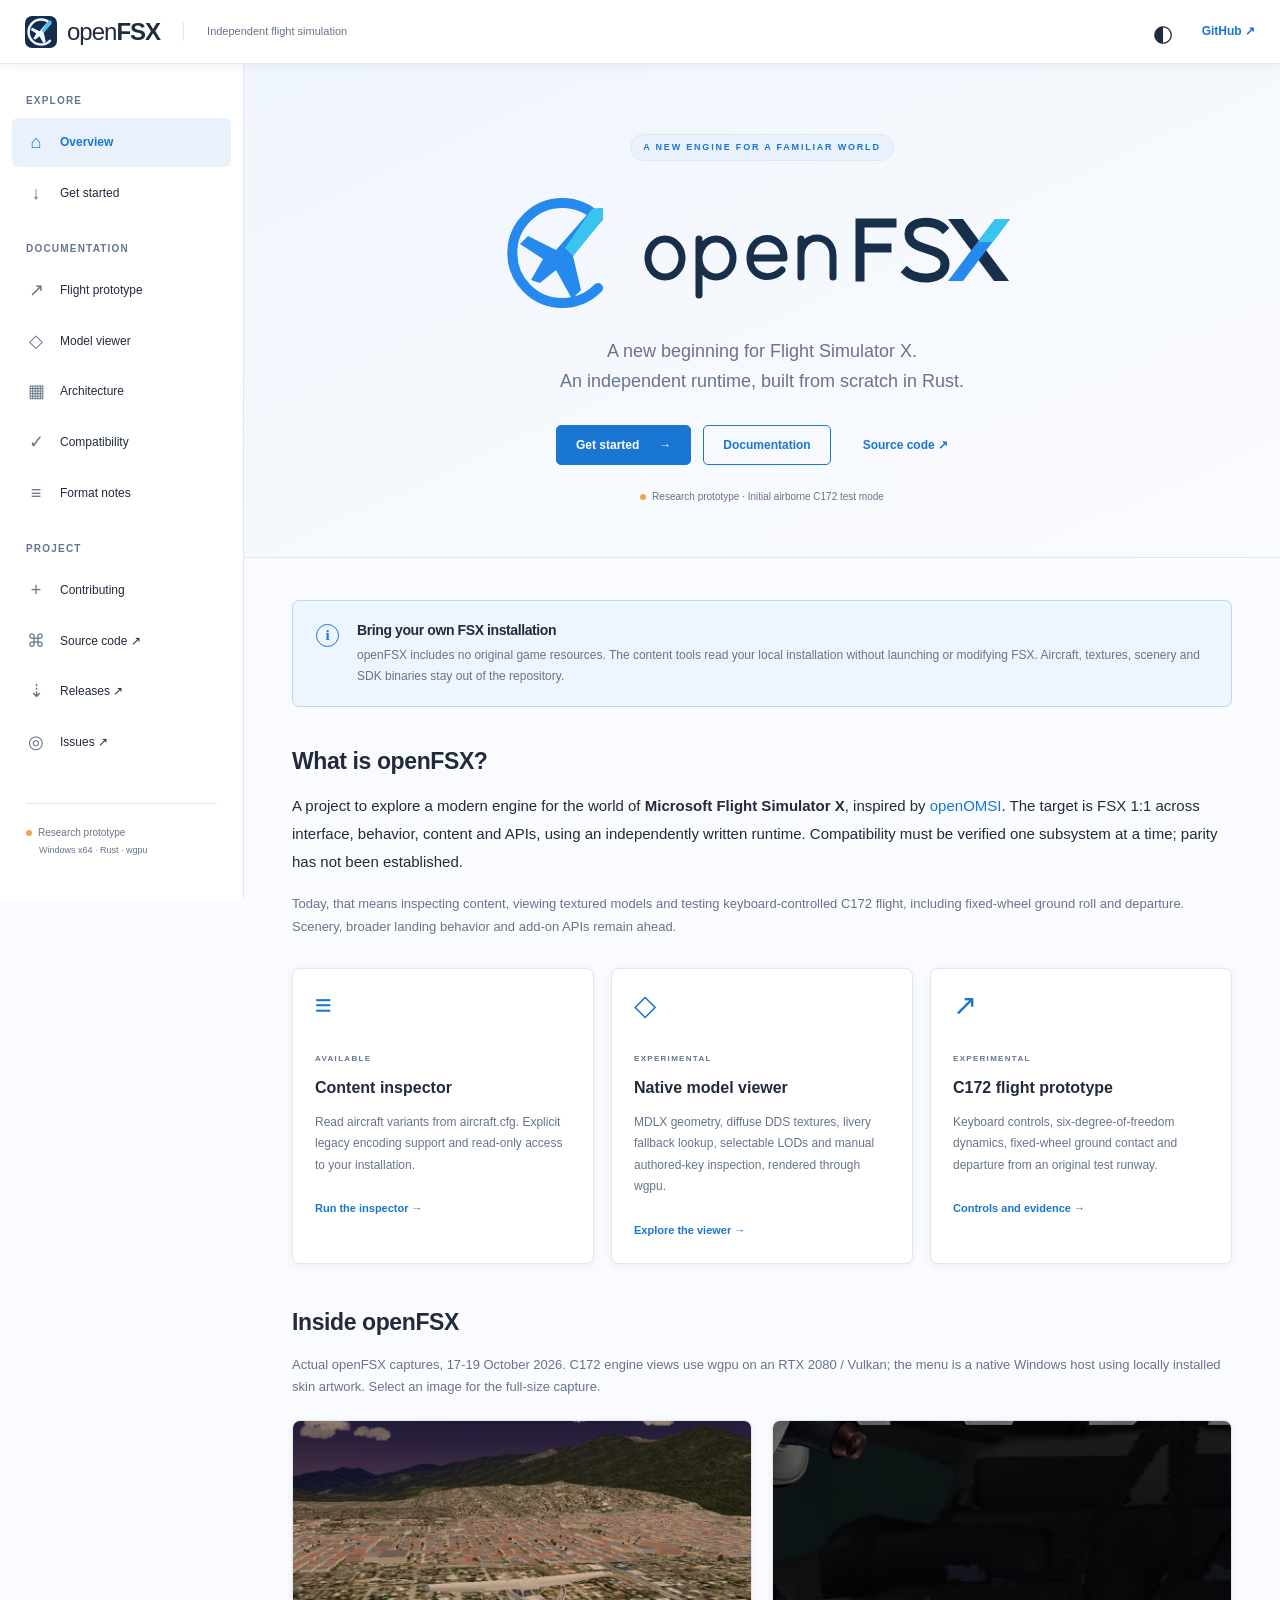
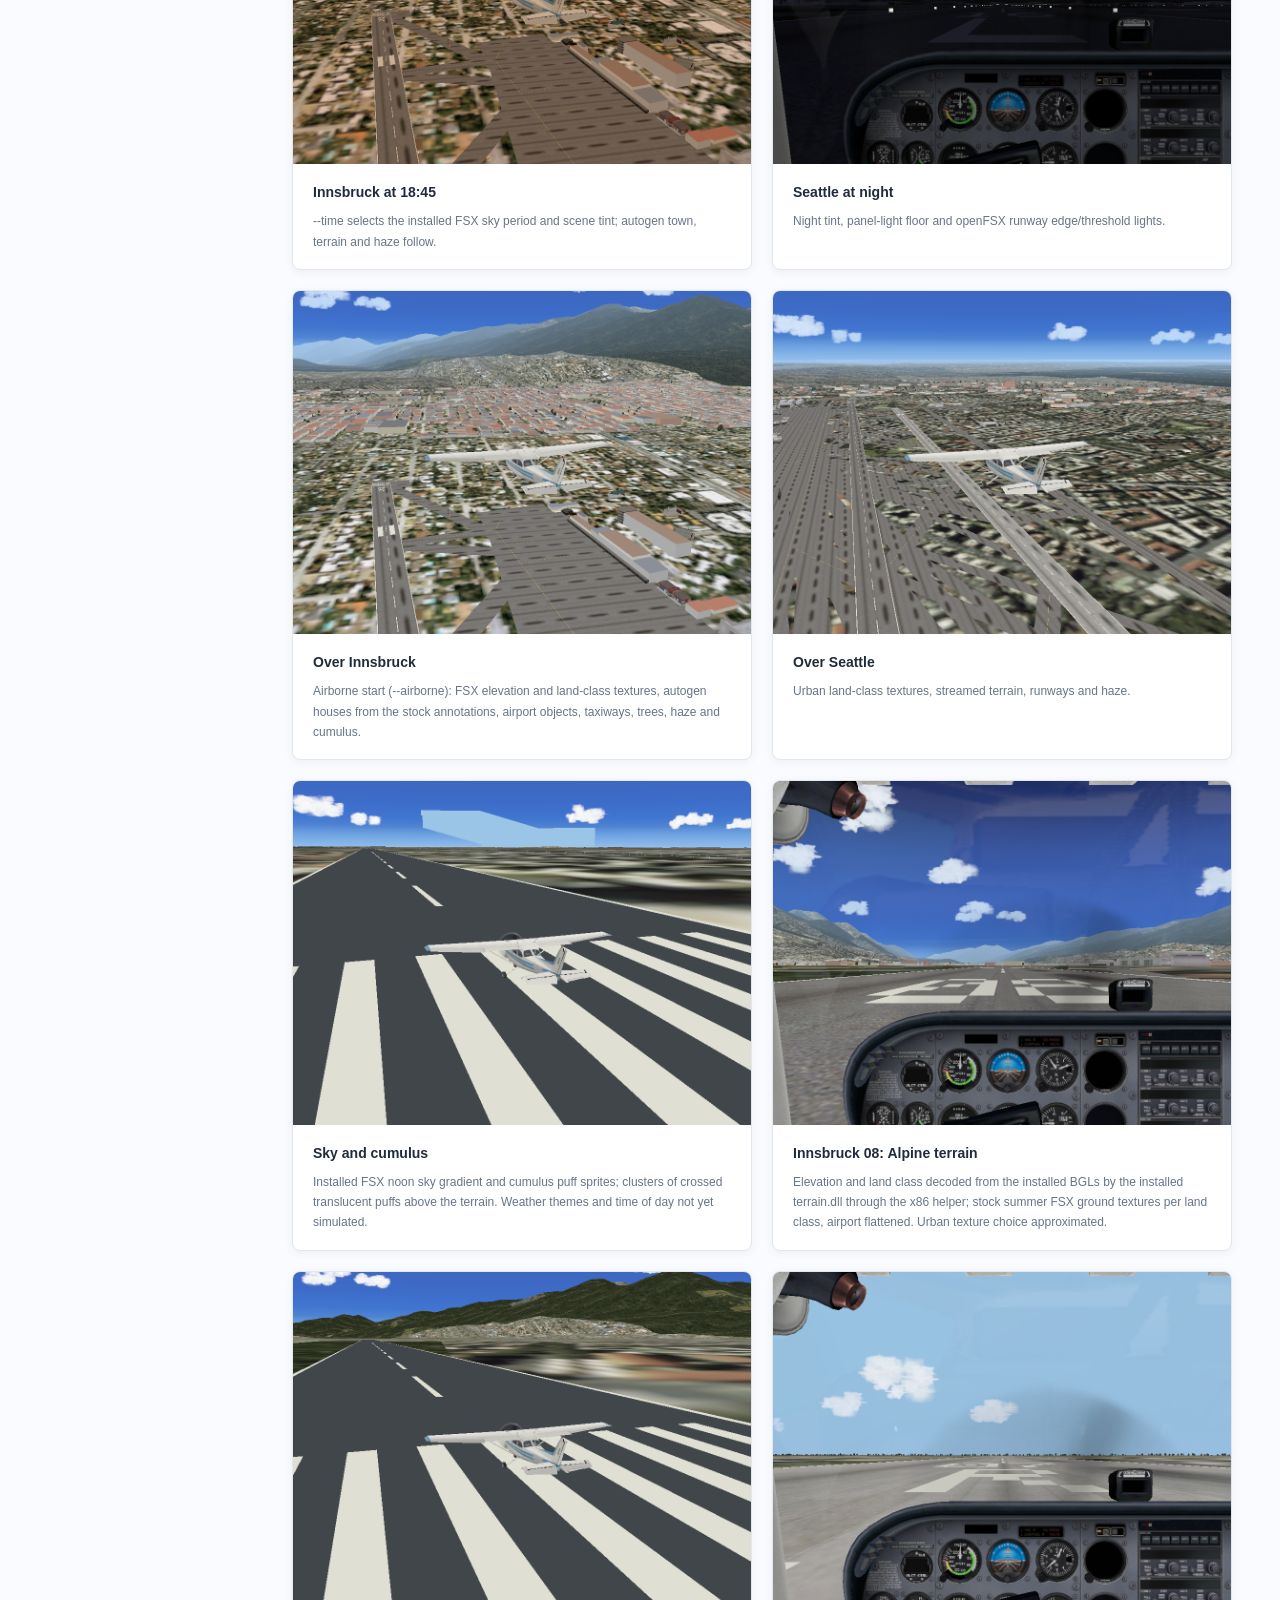
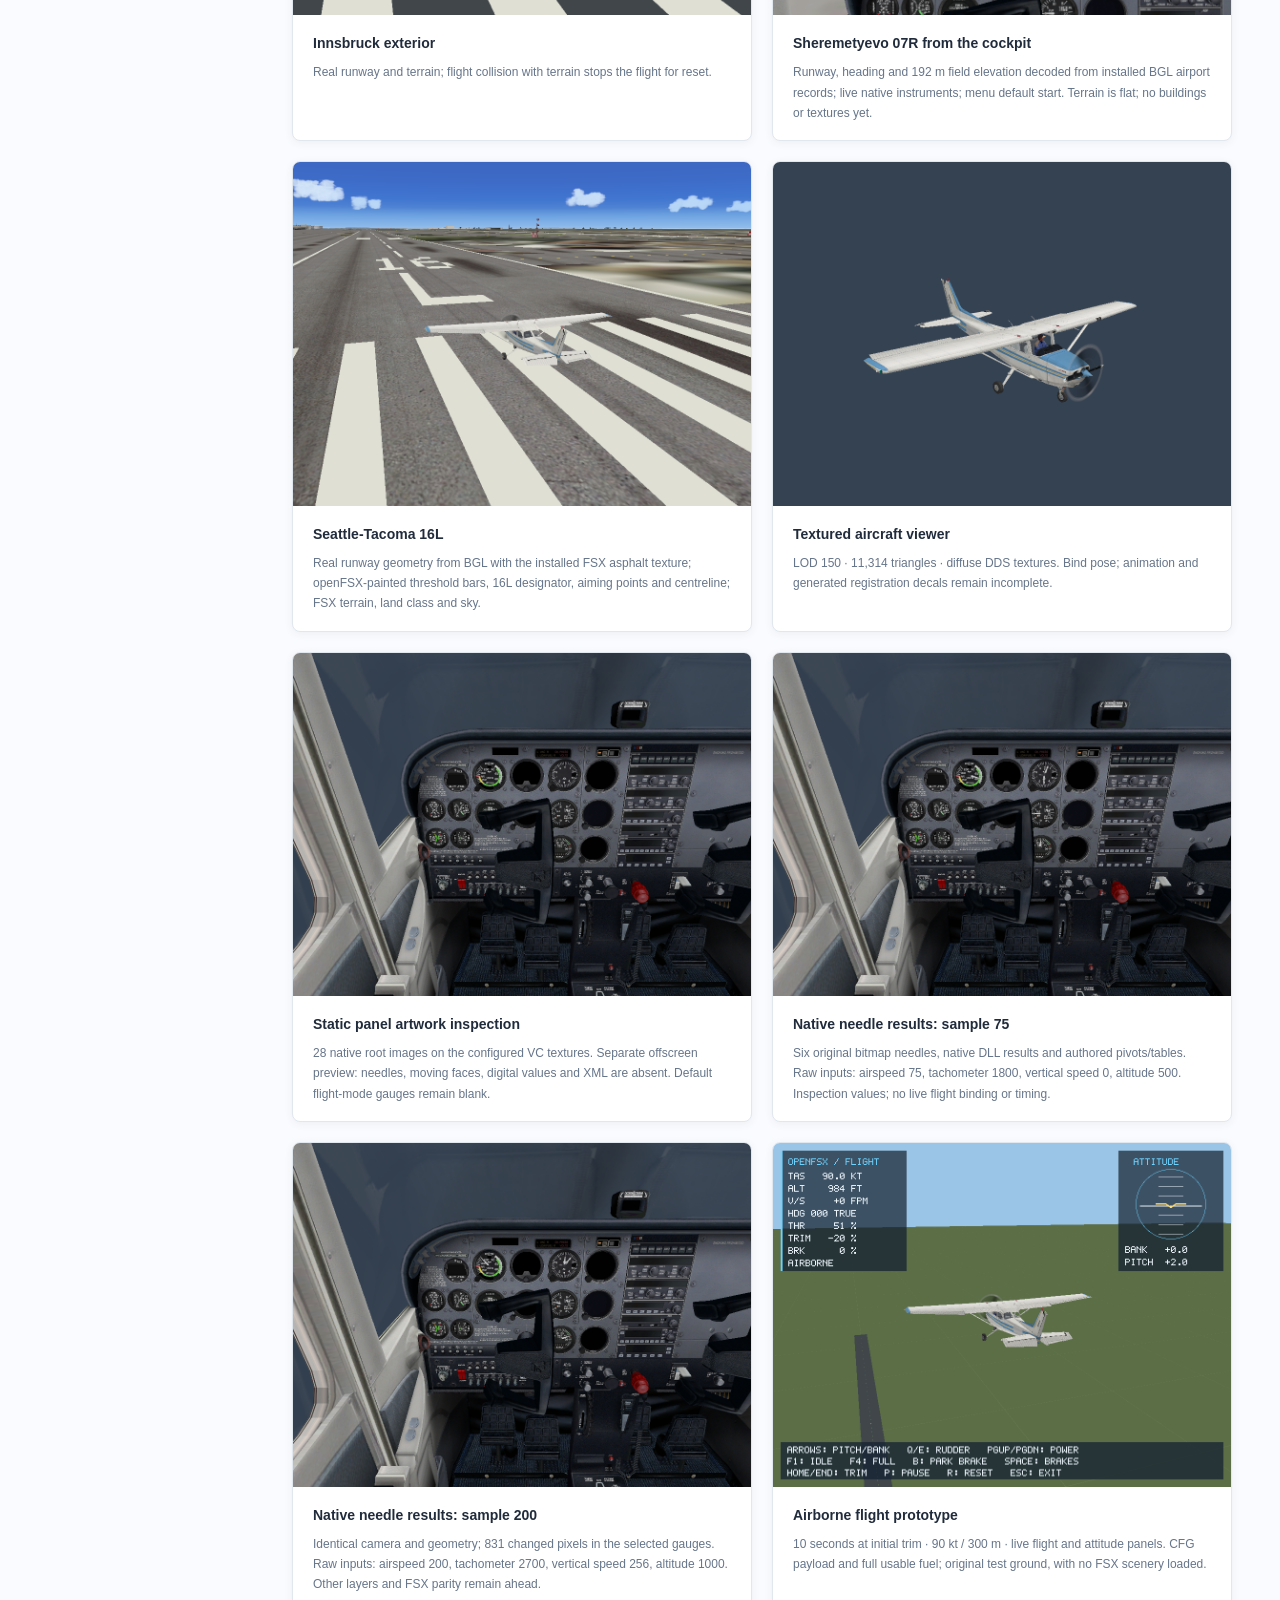
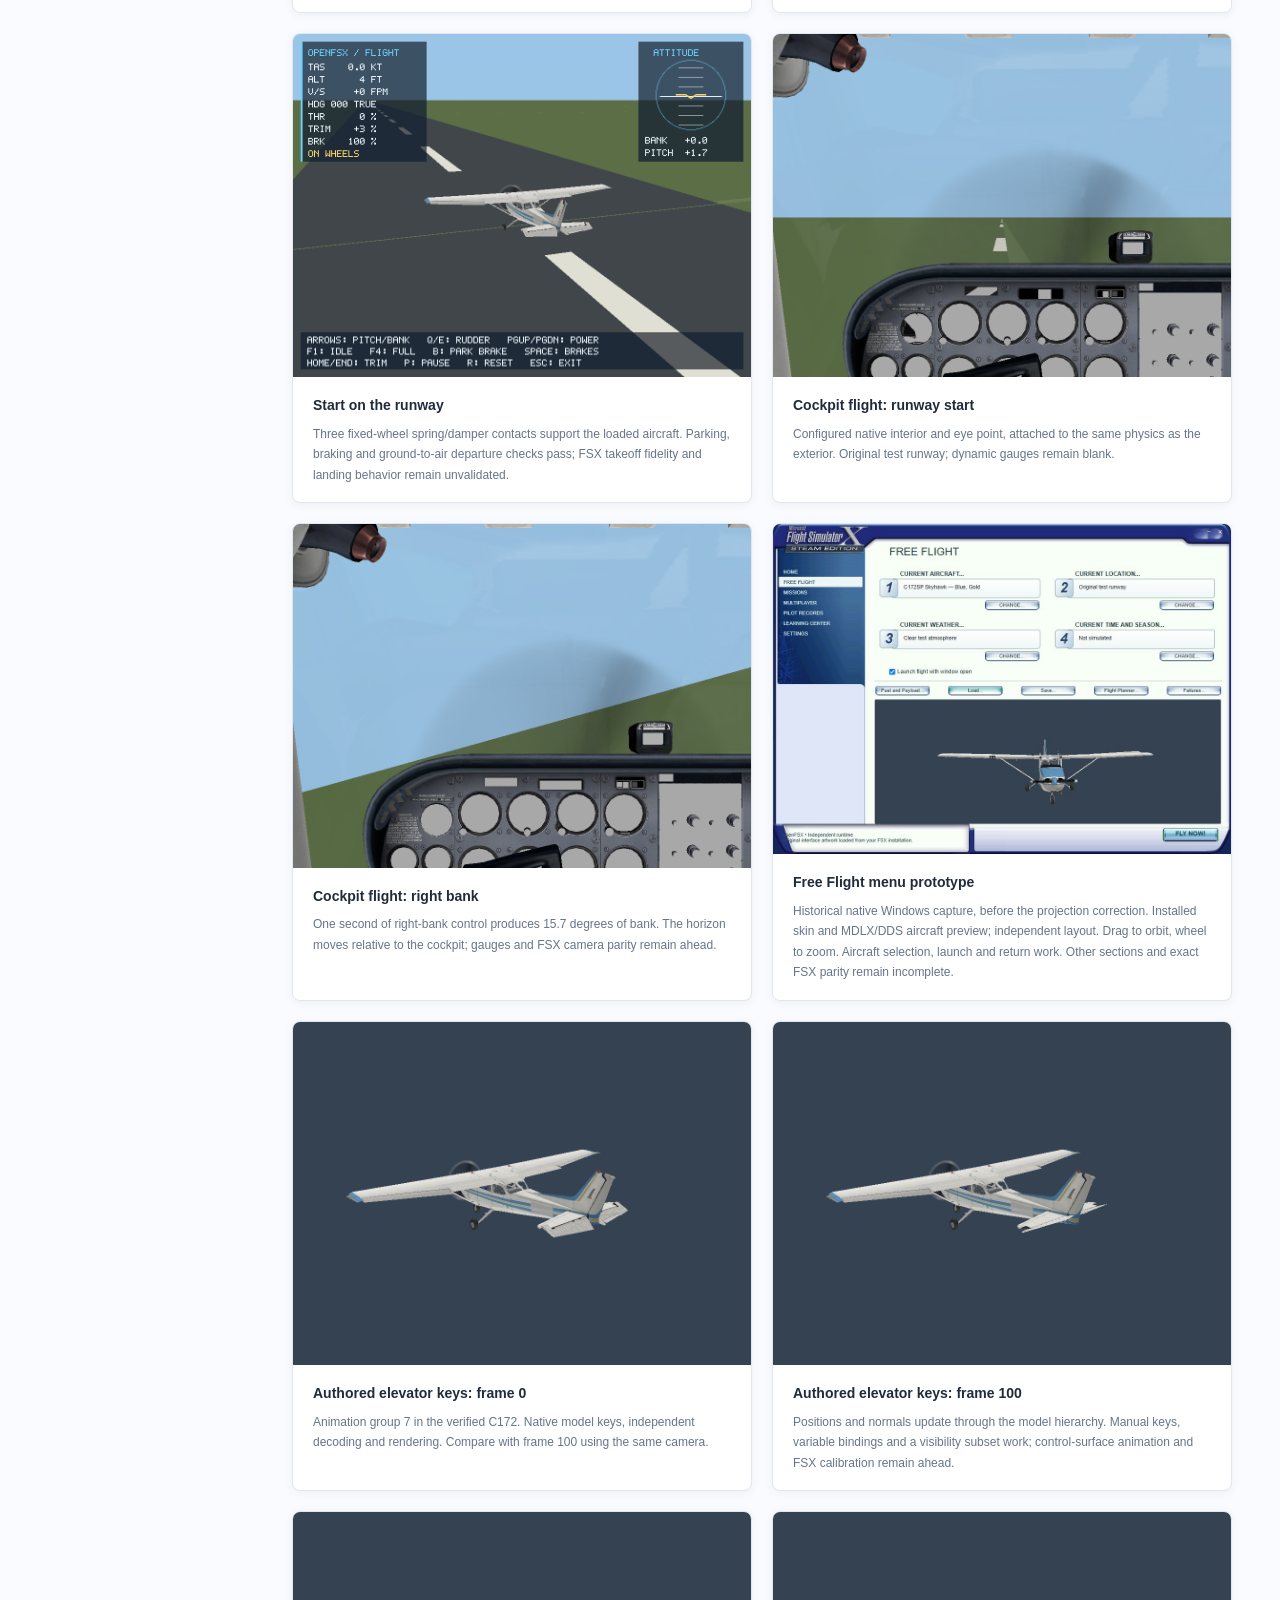
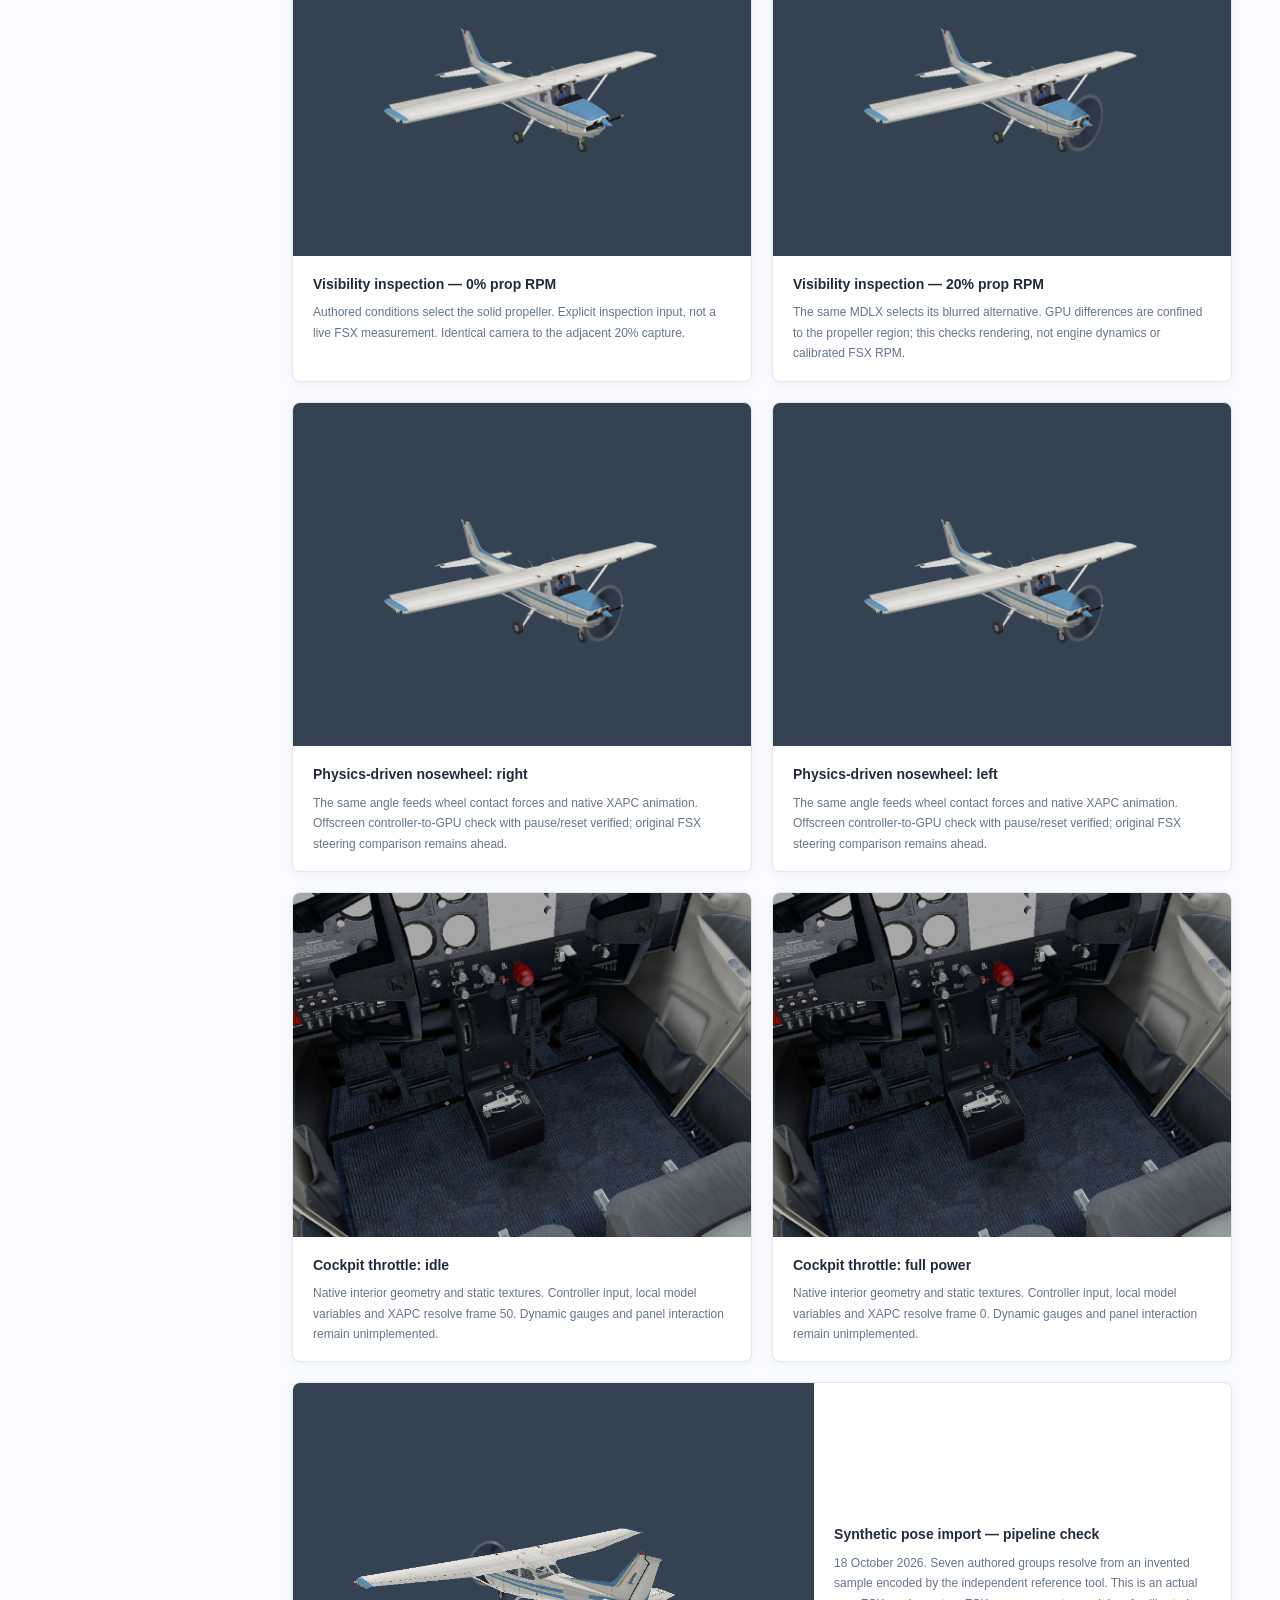
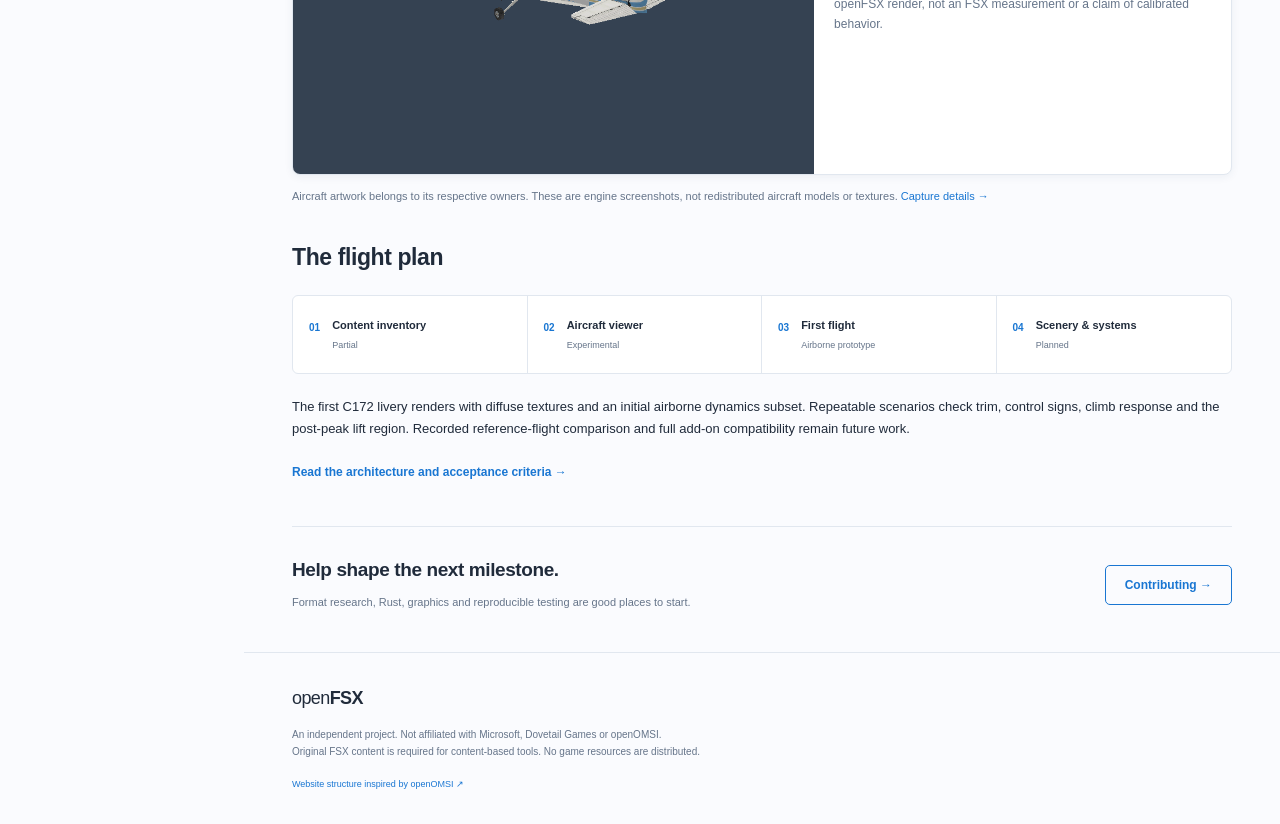
<file: site/index.html>
<!doctype html>
<html lang="en">
<head>
  <meta charset="utf-8">
  <meta name="viewport" content="width=device-width,initial-scale=1">
  <meta name="description" content="openFSX: an independent experimental runtime for Flight Simulator X content. Explore the tools, architecture and verified compatibility.">
  <meta name="color-scheme" content="light dark">
  <meta name="theme-color" content="#1976d2">
  <title>openFSX</title>
  <link rel="icon" href="favicon.svg" type="image/svg+xml">
  <link rel="stylesheet" href="styles.css">
  <script src="docs.js" defer></script>
  <script src="app.js" defer></script>
</head>
<body>
<a class="skip" href="#main">Skip to content</a>
<header class="appbar">
  <button class="icon-button menu-button" id="menu-button" type="button" aria-label="Open navigation" aria-controls="drawer" aria-expanded="false">☰</button>
  <a class="brand" href="#/" aria-label="openFSX home"><img src="favicon.svg" width="32" height="32" alt="">open<strong>FSX</strong></a>
  <span class="header-note">Independent flight simulation</span>
  <div class="header-actions"><button class="icon-button" type="button" id="theme-button" aria-label="Theme: system. Activate to change." title="Change theme">◐</button><a class="header-source" href="https://github.com/openFSX-project/openFSX">GitHub ↗</a></div>
</header>
<nav class="drawer" id="drawer" aria-label="Project navigation">
  <p class="nav-label">Explore</p>
  <a href="#/" data-route="/"><span aria-hidden="true">⌂</span>Overview</a>
  <a href="#/download" data-route="/download"><span aria-hidden="true">↓</span>Get started</a>
  <p class="nav-label">Documentation</p>
  <a href="#/docs/FLIGHT" data-route="/docs/FLIGHT"><span aria-hidden="true">↗</span>Flight prototype</a>
  <a href="#/docs/VIEWER" data-route="/docs/VIEWER"><span aria-hidden="true">◇</span>Model viewer</a>
  <a href="#/docs/ARCHITECTURE" data-route="/docs/ARCHITECTURE"><span aria-hidden="true">▦</span>Architecture</a>
  <a href="#/docs/COMPATIBILITY" data-route="/docs/COMPATIBILITY"><span aria-hidden="true">✓</span>Compatibility</a>
  <a href="#/docs/FORMATS" data-route="/docs/FORMATS"><span aria-hidden="true">≡</span>Format notes</a>
  <p class="nav-label">Project</p>
  <a href="#/docs/CONTRIBUTING" data-route="/docs/CONTRIBUTING"><span aria-hidden="true">+</span>Contributing</a>
  <a href="https://github.com/openFSX-project/openFSX"><span aria-hidden="true">⌘</span>Source code ↗</a>
  <a href="https://github.com/openFSX-project/openFSX/releases"><span aria-hidden="true">⇣</span>Releases ↗</a>
  <a href="https://github.com/openFSX-project/openFSX/issues"><span aria-hidden="true">◎</span>Issues ↗</a>
  <div class="nav-bottom"><span class="status-dot"></span>Research prototype<br><small>Windows x64 · Rust · wgpu</small></div>
</nav>
<button class="scrim" id="scrim" type="button" aria-label="Close navigation" hidden></button>
<main id="main" tabindex="-1">
  <section class="route" id="overview" data-page="/">
    <div class="hero">
      <span class="pill">A NEW ENGINE FOR A FAMILIAR WORLD</span>
      <h1 class="hero-logo" aria-label="openFSX"><img class="logo-light" src="assets/brand/openfsx-light.svg" width="528" height="128" alt=""><img class="logo-dark" src="assets/brand/openfsx-dark.svg" width="528" height="128" alt=""></h1>
      <p>A new beginning for Flight Simulator X.<br>An independent runtime, built from scratch in Rust.</p>
      <div class="hero-actions"><a class="button" href="#/download">Get started <span aria-hidden="true">→</span></a><a class="button outlined" href="#/docs/ARCHITECTURE">Documentation</a><a class="button text-button" href="https://github.com/openFSX-project/openFSX">Source code ↗</a></div>
      <div class="hero-status"><span class="status-dot"></span>Research prototype · Initial airborne C172 test mode</div>
    </div>
    <div class="content">
      <aside class="notice"><span class="notice-icon" aria-hidden="true">i</span><div><h2>Bring your own FSX installation</h2><p>openFSX includes no original game resources. The content tools read your local installation without launching or modifying FSX. Aircraft, textures, scenery and SDK binaries stay out of the repository.</p></div></aside>
      <h2 class="section-title">What is openFSX?</h2>
      <p class="lead">A project to explore a modern engine for the world of <strong>Microsoft Flight Simulator X</strong>, inspired by <a href="https://github.com/openOMSI-org/openOMSI">openOMSI</a>. The target is FSX 1:1 across interface, behavior, content and APIs, using an independently written runtime. Compatibility must be verified one subsystem at a time; parity has not been established.</p>
      <p class="muted">Today, that means inspecting content, viewing textured models and testing keyboard-controlled C172 flight, including fixed-wheel ground roll and departure. Scenery, broader landing behavior and add-on APIs remain ahead.</p>
      <div class="feature-grid">
        <article class="card"><span class="feature-icon" aria-hidden="true">≡</span><span class="label">AVAILABLE</span><h3>Content inspector</h3><p>Read aircraft variants from aircraft.cfg. Explicit legacy encoding support and read-only access to your installation.</p><a href="#/download">Run the inspector →</a></article>
        <article class="card"><span class="feature-icon" aria-hidden="true">◇</span><span class="label">EXPERIMENTAL</span><h3>Native model viewer</h3><p>MDLX geometry, diffuse DDS textures, livery fallback lookup, selectable LODs and manual authored-key inspection, rendered through wgpu.</p><a href="#/docs/VIEWER">Explore the viewer →</a></article>
        <article class="card"><span class="feature-icon" aria-hidden="true">↗</span><span class="label">EXPERIMENTAL</span><h3>C172 flight prototype</h3><p>Keyboard controls, six-degree-of-freedom dynamics, fixed-wheel ground contact and departure from an original test runway.</p><a href="#/docs/FLIGHT">Controls and evidence →</a></article>
      </div>
      <section class="screenshots" aria-labelledby="screenshots-title">
        <h2 class="section-title" id="screenshots-title">Inside openFSX</h2>
        <p class="muted">Actual openFSX captures, 17-19 October 2026. C172 engine views use wgpu on an RTX 2080 / Vulkan; the menu is a native Windows host using locally installed skin artwork. Select an image for the full-size capture.</p>
        <div class="screenshot-grid">
          <figure><a href="assets/screenshots/lowi-dusk.png" target="_blank" rel="noopener" aria-label="Open full-size Innsbruck at dusk"><img src="assets/screenshots/lowi-dusk.png" width="960" height="720" loading="lazy" decoding="async" alt="C172 over Innsbruck at dusk under a purple FSX sky with warm-lit terrain and town."></a><figcaption><strong>Innsbruck at 18:45</strong><span>--time selects the installed FSX sky period and scene tint; autogen town, terrain and haze follow.</span></figcaption></figure>
          <figure><a href="assets/screenshots/ksea-night.png" target="_blank" rel="noopener" aria-label="Open full-size Seattle at night"><img src="assets/screenshots/ksea-night.png" width="960" height="720" loading="lazy" decoding="async" alt="C172 cockpit at night on Seattle runway 16L with lit instruments and runway edge lights."></a><figcaption><strong>Seattle at night</strong><span>Night tint, panel-light floor and openFSX runway edge/threshold lights.</span></figcaption></figure>
          <figure><a href="assets/screenshots/lowi-air.png" target="_blank" rel="noopener" aria-label="Open full-size Innsbruck airborne view"><img src="assets/screenshots/lowi-air.png" width="960" height="720" loading="lazy" decoding="async" alt="C172 flying over suburban Innsbruck with trees, the Inn valley and hazy Alpine ridges under cumulus clouds."></a><figcaption><strong>Over Innsbruck</strong><span>Airborne start (--airborne): FSX elevation and land-class textures, autogen houses from the stock annotations, airport objects, taxiways, trees, haze and cumulus.</span></figcaption></figure>
          <figure><a href="assets/screenshots/ksea-air.png" target="_blank" rel="noopener" aria-label="Open full-size Seattle airborne view"><img src="assets/screenshots/ksea-air.png" width="960" height="720" loading="lazy" decoding="async" alt="C172 over Seattle with urban ground textures, runways and a hazy horizon."></a><figcaption><strong>Over Seattle</strong><span>Urban land-class textures, streamed terrain, runways and haze.</span></figcaption></figure>
          <figure><a href="assets/screenshots/ksea-sky.png" target="_blank" rel="noopener" aria-label="Open full-size Seattle sky and clouds"><img src="assets/screenshots/ksea-sky.png" width="960" height="720" loading="lazy" decoding="async" alt="C172 on Seattle-Tacoma runway 16L under a blue sky gradient with scattered cumulus clouds."></a><figcaption><strong>Sky and cumulus</strong><span>Installed FSX noon sky gradient and cumulus puff sprites; clusters of crossed translucent puffs above the terrain. Weather themes and time of day not yet simulated.</span></figcaption></figure>
          <figure><a href="assets/screenshots/lowi-cockpit.png" target="_blank" rel="noopener" aria-label="Open full-size Innsbruck cockpit with terrain"><img src="assets/screenshots/lowi-cockpit.png" width="960" height="720" loading="lazy" decoding="async" alt="C172 cockpit with live instruments on Innsbruck runway 08, Alpine ridges rising on both sides of the valley."></a><figcaption><strong>Innsbruck 08: Alpine terrain</strong><span>Elevation and land class decoded from the installed BGLs by the installed terrain.dll through the x86 helper; stock summer FSX ground textures per land class, airport flattened. Urban texture choice approximated.</span></figcaption></figure>
          <figure><a href="assets/screenshots/lowi-terrain.png" target="_blank" rel="noopener" aria-label="Open full-size Innsbruck exterior with terrain"><img src="assets/screenshots/lowi-terrain.png" width="960" height="720" loading="lazy" decoding="async" alt="C172 on the threshold of Innsbruck runway 08 with mountains along the Inn valley behind."></a><figcaption><strong>Innsbruck exterior</strong><span>Real runway and terrain; flight collision with terrain stops the flight for reset.</span></figcaption></figure>
          <figure><a href="assets/screenshots/uuee-cockpit.png" target="_blank" rel="noopener" aria-label="Open full-size Sheremetyevo cockpit start"><img src="assets/screenshots/uuee-cockpit.png" width="960" height="720" loading="lazy" decoding="async" alt="C172 virtual cockpit with live airspeed, attitude and altimeter instruments, lined up on Sheremetyevo runway 07R decoded from the installed scenery."></a><figcaption><strong>Sheremetyevo 07R from the cockpit</strong><span>Runway, heading and 192 m field elevation decoded from installed BGL airport records; live native instruments; menu default start. Terrain is flat; no buildings or textures yet.</span></figcaption></figure>
          <figure><a href="assets/screenshots/ksea-runway.png" target="_blank" rel="noopener" aria-label="Open full-size Seattle-Tacoma runway start"><img src="assets/screenshots/ksea-runway.png" width="960" height="720" loading="lazy" decoding="async" alt="C172 on the threshold of Seattle-Tacoma runway 16L with threshold bars, centreline and the parallel runway, flight panel showing heading 180."></a><figcaption><strong>Seattle-Tacoma 16L</strong><span>Real runway geometry from BGL with the installed FSX asphalt texture; openFSX-painted threshold bars, 16L designator, aiming points and centreline; FSX terrain, land class and sky.</span></figcaption></figure>
          <figure><a href="assets/screenshots/c172-viewer.png" target="_blank" rel="noopener" aria-label="Open full-size C172 model viewer screenshot"><img src="assets/screenshots/c172-viewer.png" width="960" height="720" loading="lazy" decoding="async" alt="Blue and gold C172 viewed from a front quarter against the openFSX model viewer's slate background."></a><figcaption><strong>Textured aircraft viewer</strong><span>LOD 150 · 11,314 triangles · diffuse DDS textures. Bind pose; animation and generated registration decals remain incomplete.</span></figcaption></figure>
          <figure><a href="assets/screenshots/c172-panel-static-artwork.png" target="_blank" rel="noopener" aria-label="Open full-size static C172 panel artwork inspection"><img src="assets/screenshots/c172-panel-static-artwork.png" width="960" height="720" loading="lazy" decoding="async" alt="C172 interior with native instrument scales and radio artwork rendered by openFSX; needles, moving faces and digital values are absent."></a><figcaption><strong>Static panel artwork inspection</strong><span>28 native root images on the configured VC textures. Separate offscreen preview: needles, moving faces, digital values and XML are absent. Default flight-mode gauges remain blank.</span></figcaption></figure>
          <figure><a href="assets/screenshots/c172-native-needle-75.png" target="_blank" rel="noopener" aria-label="Open full-size native needle sample 75"><img src="assets/screenshots/c172-native-needle-75.png" width="960" height="720" loading="lazy" decoding="async" alt="C172 instrument needles rendered from recorded native callback results, with raw airspeed input 75 and altimeter input 500."></a><figcaption><strong>Native needle results: sample 75</strong><span>Six original bitmap needles, native DLL results and authored pivots/tables. Raw inputs: airspeed 75, tachometer 1800, vertical speed 0, altitude 500. Inspection values; no live flight binding or timing.</span></figcaption></figure>
          <figure><a href="assets/screenshots/c172-native-needle-200.png" target="_blank" rel="noopener" aria-label="Open full-size native needle sample 200"><img src="assets/screenshots/c172-native-needle-200.png" width="960" height="720" loading="lazy" decoding="async" alt="The same C172 camera with needles changed by native callback results, using raw airspeed input 200 and altimeter input 1000."></a><figcaption><strong>Native needle results: sample 200</strong><span>Identical camera and geometry; 831 changed pixels in the selected gauges. Raw inputs: airspeed 200, tachometer 2700, vertical speed 256, altitude 1000. Other layers and FSX parity remain ahead.</span></figcaption></figure>
          <figure><a href="assets/screenshots/c172-flight.png" target="_blank" rel="noopener" aria-label="Open full-size C172 airborne prototype screenshot"><img src="assets/screenshots/c172-flight.png" width="960" height="720" loading="lazy" decoding="async" alt="C172 above the openFSX test runway with live speed, height, vertical speed and attitude panels drawn by the engine."></a><figcaption><strong>Airborne flight prototype</strong><span>10 seconds at initial trim · 90 kt / 300 m · live flight and attitude panels. CFG payload and full usable fuel; original test ground, with no FSX scenery loaded.</span></figcaption></figure>
          <figure><a href="assets/screenshots/c172-ground.png" target="_blank" rel="noopener" aria-label="Open full-size C172 runway-start screenshot"><img src="assets/screenshots/c172-ground.png" width="960" height="720" loading="lazy" decoding="async" alt="C172 resting on the original openFSX test runway, with ON WHEELS status, zero throttle and full brakes on the live panel."></a><figcaption><strong>Start on the runway</strong><span>Three fixed-wheel spring/damper contacts support the loaded aircraft. Parking, braking and ground-to-air departure checks pass; FSX takeoff fidelity and landing behavior remain unvalidated.</span></figcaption></figure>
          <figure><a href="assets/screenshots/c172-cockpit-ground.png" target="_blank" rel="noopener" aria-label="Open full-size cockpit flight: runway start"><img src="assets/screenshots/c172-cockpit-ground.png" width="960" height="720" loading="lazy" decoding="async" alt="C172 cockpit rendered by openFSX with blank gauges and the original test world visible through the windshield, cockpit flight: runway start."></a><figcaption><strong>Cockpit flight: runway start</strong><span>Configured native interior and eye point, attached to the same physics as the exterior. Original test runway; dynamic gauges remain blank.</span></figcaption></figure>
          <figure><a href="assets/screenshots/c172-cockpit-bank-right.png" target="_blank" rel="noopener" aria-label="Open full-size cockpit flight: right bank"><img src="assets/screenshots/c172-cockpit-bank-right.png" width="960" height="720" loading="lazy" decoding="async" alt="C172 cockpit rendered by openFSX with blank gauges and the original test world visible through the windshield, cockpit flight: right bank."></a><figcaption><strong>Cockpit flight: right bank</strong><span>One second of right-bank control produces 15.7 degrees of bank. The horizon moves relative to the cockpit; gauges and FSX camera parity remain ahead.</span></figcaption></figure>
          <figure><a href="assets/screenshots/free-flight-menu.png" target="_blank" rel="noopener" aria-label="Open full-size Free Flight menu screenshot"><img src="assets/screenshots/free-flight-menu.png" width="1024" height="738" loading="lazy" decoding="async" alt="Independent openFSX Free Flight menu using the installed FSX skin, with the C172 selected and FLY NOW button."></a><figcaption><strong>Free Flight menu prototype</strong><span>Historical native Windows capture, before the projection correction. Installed skin and MDLX/DDS aircraft preview; independent layout. Drag to orbit, wheel to zoom. Aircraft selection, launch and return work. Other sections and exact FSX parity remain incomplete.</span></figcaption></figure>
          <figure><a href="assets/screenshots/c172-elevator-0.png" target="_blank" rel="noopener" aria-label="Open full-size elevator animation frame zero"><img src="assets/screenshots/c172-elevator-0.png" width="960" height="720" loading="lazy" decoding="async" alt="C172 from the rear with its elevator at authored animation frame zero."></a><figcaption><strong>Authored elevator keys: frame 0</strong><span>Animation group 7 in the verified C172. Native model keys, independent decoding and rendering. Compare with frame 100 using the same camera.</span></figcaption></figure>
          <figure><a href="assets/screenshots/c172-elevator-100.png" target="_blank" rel="noopener" aria-label="Open full-size elevator animation frame one hundred"><img src="assets/screenshots/c172-elevator-100.png" width="960" height="720" loading="lazy" decoding="async" alt="The same rear camera with the C172 elevator at authored animation frame one hundred."></a><figcaption><strong>Authored elevator keys: frame 100</strong><span>Positions and normals update through the model hierarchy. Manual keys, variable bindings and a visibility subset work; control-surface animation and FSX calibration remain ahead.</span></figcaption></figure>
          <figure><a href="assets/screenshots/c172-visibility-stopped.png" target="_blank" rel="noopener" aria-label="Open full-size stopped propeller visibility inspection"><img src="assets/screenshots/c172-visibility-stopped.png" width="960" height="720" loading="lazy" decoding="async" alt="C172 native visibility inspection at explicit zero propeller RPM percent, showing the solid propeller blades."></a><figcaption><strong>Visibility inspection — 0% prop RPM</strong><span>Authored conditions select the solid propeller. Explicit inspection input, not a live FSX measurement. Identical camera to the adjacent 20% capture.</span></figcaption></figure>
          <figure><a href="assets/screenshots/c172-visibility-fast.png" target="_blank" rel="noopener" aria-label="Open full-size blurred propeller visibility inspection"><img src="assets/screenshots/c172-visibility-fast.png" width="960" height="720" loading="lazy" decoding="async" alt="C172 native visibility inspection at explicit 20 percent propeller RPM, showing the selected blurred propeller alternative."></a><figcaption><strong>Visibility inspection — 20% prop RPM</strong><span>The same MDLX selects its blurred alternative. GPU differences are confined to the propeller region; this checks rendering, not engine dynamics or calibrated FSX RPM.</span></figcaption></figure>
          <figure><a href="assets/screenshots/c172-flight-steer-right.png" target="_blank" rel="noopener" aria-label="Open full-size physics-driven C172 nose wheel turning right"><img src="assets/screenshots/c172-flight-steer-right.png" width="960" height="720" loading="lazy" decoding="async" alt="C172 nose wheel turning right from the shared flight controller, physical steering angle and native model animation."></a><figcaption><strong>Physics-driven nosewheel: right</strong><span>The same angle feeds wheel contact forces and native XAPC animation. Offscreen controller-to-GPU check with pause/reset verified; original FSX steering comparison remains ahead.</span></figcaption></figure>
          <figure><a href="assets/screenshots/c172-flight-steer-left.png" target="_blank" rel="noopener" aria-label="Open full-size physics-driven C172 nose wheel turning left"><img src="assets/screenshots/c172-flight-steer-left.png" width="960" height="720" loading="lazy" decoding="async" alt="C172 nose wheel turning left from the shared flight controller, physical steering angle and native model animation."></a><figcaption><strong>Physics-driven nosewheel: left</strong><span>The same angle feeds wheel contact forces and native XAPC animation. Offscreen controller-to-GPU check with pause/reset verified; original FSX steering comparison remains ahead.</span></figcaption></figure>
          <figure><a href="assets/screenshots/c172-cockpit-throttle-idle.png" target="_blank" rel="noopener" aria-label="Open full-size native C172 cockpit throttle at idle"><img src="assets/screenshots/c172-cockpit-throttle-idle.png" width="960" height="720" loading="lazy" decoding="async" alt="C172 cockpit geometry rendered by openFSX with the throttle at idle; instrument surfaces are blank."></a><figcaption><strong>Cockpit throttle: idle</strong><span>Native interior geometry and static textures. Controller input, local model variables and XAPC resolve frame 50. Dynamic gauges and panel interaction remain unimplemented.</span></figcaption></figure>
          <figure><a href="assets/screenshots/c172-cockpit-throttle-full-power.png" target="_blank" rel="noopener" aria-label="Open full-size native C172 cockpit throttle at full power"><img src="assets/screenshots/c172-cockpit-throttle-full-power.png" width="960" height="720" loading="lazy" decoding="async" alt="C172 cockpit geometry rendered by openFSX with the throttle at full power; instrument surfaces are blank."></a><figcaption><strong>Cockpit throttle: full power</strong><span>Native interior geometry and static textures. Controller input, local model variables and XAPC resolve frame 0. Dynamic gauges and panel interaction remain unimplemented.</span></figcaption></figure>
          <figure><a href="assets/screenshots/c172-reference-synthetic.png" target="_blank" rel="noopener" aria-label="Open full-size synthetic pose-import pipeline screenshot"><img src="assets/screenshots/c172-reference-synthetic.png" width="960" height="720" loading="lazy" decoding="async" alt="C172 rendered by openFSX with seven animation groups driven by an explicitly synthetic protocol sample."></a><figcaption><strong>Synthetic pose import — pipeline check</strong><span>18 October 2026. Seven authored groups resolve from an invented sample encoded by the independent reference tool. This is an actual openFSX render, not an FSX measurement or a claim of calibrated behavior.</span></figcaption></figure>
        </div>
        <p class="screenshot-credit">Aircraft artwork belongs to its respective owners. These are engine screenshots, not redistributed aircraft models or textures. <a href="https://github.com/openFSX-project/openFSX/tree/main/site/assets/screenshots">Capture details →</a></p>
      </section>
      <h2 class="section-title">The flight plan</h2>
      <div class="milestones"><div><b>01</b><span>Content inventory<small>Partial</small></span></div><div><b>02</b><span>Aircraft viewer<small>Experimental</small></span></div><div><b>03</b><span>First flight<small>Airborne prototype</small></span></div><div><b>04</b><span>Scenery &amp; systems<small>Planned</small></span></div></div>
      <p>The first C172 livery renders with diffuse textures and an initial airborne dynamics subset. Repeatable scenarios check trim, control signs, climb response and the post-peak lift region. Recorded reference-flight comparison and full add-on compatibility remain future work.</p>
      <a class="inline-link" href="#/docs/ARCHITECTURE">Read the architecture and acceptance criteria →</a>
      <div class="contribute-banner"><div><h2>Help shape the next milestone.</h2><p>Format research, Rust, graphics and reproducible testing are good places to start.</p></div><a class="button outlined" href="#/docs/CONTRIBUTING">Contributing →</a></div>
    </div>
  </section>
  <section class="route content" id="download" data-page="/download" hidden>
    <p class="breadcrumb">openFSX / Get started</p><h1>Get started</h1><p class="lead">Build the research tools from source.</p>
    <aside class="notice"><span class="notice-icon" aria-hidden="true">i</span><div><h2>No packaged simulator release yet</h2><p>Build the content tools, textured viewer and initial airborne flight mode from source with stable Rust and the Windows MSVC C++ build tools. Flight behavior is not validated against recorded FSX trajectories.</p></div></aside>
    <h2>1. Get the source</h2><pre><code>git clone https://github.com/openFSX-project/openFSX.git
cd openFSX</code></pre>
    <h2>2. Inspect your installation</h2><p>Replace the path with your own FSX folder. Use Windows-1252 only for files in that code page; omit the flag for ASCII/UTF-8.</p><pre><code>cargo run -- inspect "D:/Games/FSX" --windows-1252</code></pre>
    <h2>3. Open a model</h2><p>The native viewer requires current Vulkan or DirectX 12 drivers. This example selects the Blue/Gold C172 livery from your own installation.</p><pre><code>cargo run -p fsx-app --features viewer --bin openfsx-viewer -- "D:/Games/FSX/SimObjects/Airplanes/C172/model/cessna172sp.mdl" --lod 150 --texture-dir "D:/Games/FSX/SimObjects/Airplanes/C172/texture.1"</code></pre>
    <p>Drag to orbit, scroll to zoom, use arrow keys to rotate, press <kbd>R</kbd> to reset and <kbd>Esc</kbd> to close.</p>
    <p><a href="#/docs/VIEWER">Viewer controls and limitations →</a></p>
    <h2>4. Try the airborne prototype</h2><p>This mode takes an aircraft folder and resolves its model, livery and legacy AIR data. It starts at 90 kt and 300 m above a flat test surface.</p><pre><code>cargo run -p fsx-app --features viewer --bin openfsx-viewer -- "D:/Games/FSX/SimObjects/Airplanes/C172" --fly --variant 0 --windows-1252 --lod 150</code></pre>
    <p>Down/Up: pull/push · Left/Right: bank · Q/E: rudder · Page Up/Down: throttle · P: pause · R: reset. See the <a href="#/docs/FLIGHT">flight guide</a> for trim controls, tests and limitations.</p>
    <h2>5. Start on the test runway</h2><p>Add --ground to begin with fixed-wheel suspension settled and the parking brake applied.</p><pre><code>cargo run -p fsx-app --features viewer --bin openfsx-viewer -- "D:/Games/FSX/SimObjects/Airplanes/C172" --fly --ground --windows-1252 --lod 150</code></pre>
    <p>B: toggle parking brake · F4/F1: full/idle power · Space: hold wheel brakes · Q/E: rudder and nosewheel steering. R restores the selected start. Departure is experimental; sustained control and landing performance are not validated. Read the <a href="#/docs/FLIGHT">ground subset and observed results</a>.</p>
    <h2>6. Open the FSX-style menu</h2><p>Windows requires WebView2. The prototype reads your installed UI skin and aircraft resources. Its live 3D preview uses the shared renderer; drag to orbit and use the wheel to zoom. Select an aircraft and use FLY NOW! to start the experimental runway mode; Esc returns to the menu. Other sections remain unimplemented. Add --debug-hud to a direct flight command for experimental telemetry.</p><pre><code>cargo run -p fsx-app --features viewer --bin openfsx-viewer -- "D:/Games/FSX" --menu</code></pre>
    <h2>Verify a change</h2><pre><code>cargo test --workspace --locked
cargo fmt --all --check
cargo build --locked -p fsx-app --features viewer --bin openfsx-viewer
node scripts/build-site.mjs --check</code></pre>
    <p>Tests use original synthetic data. Your FSX files remain local and must not be committed.</p>
  </section>
  <article class="route content documentation" id="documentation" hidden></article>
  <section class="route content" id="not-found" hidden><h1>Page not found</h1><p>This documentation route does not exist.</p><a class="button" href="#/">Return to overview</a></section>
  <noscript><div class="content notice"><p>Enable JavaScript for documentation navigation and theme controls. You can also <a href="https://github.com/openFSX-project/openFSX/tree/main/docs">read the documentation on GitHub</a>.</p></div></noscript>
  <footer><span class="footer-brand">open<strong>FSX</strong></span><p>An independent project. Not affiliated with Microsoft, Dovetail Games or openOMSI.<br>Original FSX content is required for content-based tools. No game resources are distributed.</p><a href="https://openomsi.org">Website structure inspired by openOMSI ↗</a></footer>
</main>
<div class="toast" id="toast" role="status" hidden></div>
</body>
</html>
</file>
<file: site/styles.css>
:root{font-family:Inter,"Segoe UI",Arial,sans-serif;font-size:15px;line-height:1.7;color-scheme:light;--bg:#fafbfe;--surface:#fff;--text:#202b3b;--muted:#66758a;--line:#e1e7ef;--accent:#1976d2;--accent-bg:#e8f1fc;--hero:#f0f6fd;--notice:#edf5ff;--code:#f0f3f8;--shadow:0 2px 9px #203a5910}*{box-sizing:border-box}body{margin:0;background:var(--bg);color:var(--text)}[hidden]{display:none!important}a{color:var(--accent);text-decoration:none}a:hover{text-decoration:underline}button,a{-webkit-tap-highlight-color:transparent}button{font:inherit;cursor:pointer}a:focus-visible,button:focus-visible{outline:3px solid #61b1ff;outline-offset:4px}main:focus{outline:none}.appbar{height:64px;position:fixed;z-index:30;inset:0 0 auto;background:var(--surface);border-bottom:1px solid var(--line);display:flex;align-items:center;gap:23px;padding:0 25px;box-shadow:var(--shadow)}.brand{display:flex;align-items:center;color:var(--text);font-size:24px;letter-spacing:-1px;line-height:1;gap:0}.brand:hover{text-decoration:none}.brand img{margin-right:10px}.brand strong{font-weight:750}.header-note{border-left:1px solid var(--line);padding-left:23px;font-size:11px;color:var(--muted)}.header-actions{margin-left:auto;display:flex;align-items:center;gap:20px}.icon-button{border:0;background:transparent;color:var(--text);border-radius:50%;width:38px;height:38px;font-size:23px}.icon-button:hover{background:var(--accent-bg)}.header-source{font-size:12px;font-weight:600}.menu-button{display:none}.drawer{position:fixed;inset:64px auto 0 0;width:244px;background:var(--surface);border-right:1px solid var(--line);overflow-y:auto;padding:20px 12px;z-index:25;display:flex;flex-direction:column}.nav-label{font-size:10px;letter-spacing:1.2px;text-transform:uppercase;color:var(--muted);margin:22px 14px 8px;font-weight:650}.nav-label:first-child{margin-top:8px}.drawer>a{display:flex;align-items:center;gap:14px;color:var(--text);padding:9px 14px;font-size:12px;border-radius:6px;margin:1px 0}.drawer>a span{width:20px;color:var(--muted);font-size:18px;text-align:center}.drawer>a:hover{background:var(--code);text-decoration:none}.drawer>a[aria-current=page]{background:var(--accent-bg);color:var(--accent);font-weight:650}.drawer>a[aria-current=page] span{color:var(--accent)}.nav-bottom{margin:35px 14px 12px;padding-top:20px;border-top:1px solid var(--line);color:var(--muted);font-size:10px}.nav-bottom small{margin-left:13px;font-size:9px}.status-dot{display:inline-block;background:#e7a947;width:6px;height:6px;border-radius:50%;vertical-align:middle;margin-right:6px}main{margin-left:244px;padding-top:64px;min-height:100vh}.hero{padding:68px 28px 52px;text-align:center;background:linear-gradient(155deg,var(--hero),var(--bg));border-bottom:1px solid var(--line)}.pill{display:inline-block;color:var(--accent);font-size:9px;font-weight:700;letter-spacing:1.8px;background:var(--accent-bg);border:1px solid var(--line);border-radius:20px;padding:5px 12px}.hero h1{font-size:76px;letter-spacing:-5px;line-height:1.1;margin:25px 0 20px;font-weight:400}.hero h1 strong{font-weight:750}.flight-line{font-size:49px;color:var(--accent);display:inline-block;vertical-align:middle;margin-left:13px}.hero>p{font-size:18px;color:var(--muted);line-height:1.65;margin:0}.hero-actions{display:flex;justify-content:center;flex-wrap:wrap;gap:12px;margin:28px 0 23px}.button{background:var(--accent);color:white;border:1px solid var(--accent);border-radius:5px;padding:10px 19px;font-size:12px;font-weight:650;display:inline-flex;gap:20px;align-items:center;justify-content:center;line-height:1.5;transition:filter .15s}.button:hover{filter:brightness(.92);text-decoration:none}.outlined{background:transparent;color:var(--accent)}.text-button{background:transparent;border-color:transparent;color:var(--accent)}.hero-status{font-size:10px;color:var(--muted)}.content{max-width:1050px;margin:auto;padding:42px 48px 40px}.notice{display:flex;gap:18px;padding:20px 23px;border:1px solid #bbd6f5;border-radius:7px;background:var(--notice);margin:0 0 38px}.notice-icon{color:var(--accent);font-family:Georgia,serif;font-weight:bold;border:1.5px solid currentColor;width:23px;height:23px;line-height:21px;text-align:center;border-radius:50%;flex-shrink:0;margin-top:3px}.notice h2{font-size:14px;margin:0 0 5px}.notice p{margin:0;font-size:12px;color:var(--muted)}h1{font-size:36px;line-height:1.25;font-weight:650;letter-spacing:-1px;margin:6px 0 25px}h2{font-size:23px;letter-spacing:-.4px;line-height:1.4;font-weight:650;margin:35px 0 15px}h3{font-size:16px;line-height:1.4;font-weight:650;margin:14px 0 10px}p{margin:0 0 18px;font-size:13px}.section-title{margin-top:35px}.lead{font-size:15px;line-height:1.85}.muted{color:var(--muted)}.feature-grid{display:grid;grid-template-columns:repeat(3,1fr);gap:17px;margin:30px 0 42px}.card{border:1px solid var(--line);background:var(--surface);border-radius:8px;padding:22px;box-shadow:var(--shadow)}.feature-icon{display:block;font-size:29px;line-height:1;color:var(--accent);margin-bottom:23px}.label{font-size:8px;letter-spacing:1.3px;color:var(--muted);font-weight:700}.card h3{margin:9px 0 12px}.card p{font-size:12px;color:var(--muted);line-height:1.8}.card>a{font-size:11px;font-weight:650}.milestones{display:grid;grid-template-columns:repeat(4,1fr);border:1px solid var(--line);border-radius:6px;overflow:hidden;margin:22px 0;background:var(--surface)}.milestones>div{padding:20px 16px;border-right:1px solid var(--line);display:flex;gap:12px}.milestones>div:last-child{border:0}.milestones b{font-size:10px;color:var(--accent);margin-top:3px}.milestones span{font-size:11px;font-weight:600}.milestones small{display:block;font-size:9px;color:var(--muted);font-weight:400;margin-top:3px}.inline-link{font-size:12px;font-weight:650}.contribute-banner{margin-top:42px;border-top:1px solid var(--line);padding-top:30px;display:flex;align-items:center;gap:30px;justify-content:space-between}.contribute-banner h2{margin:0 0 10px;font-size:19px}.contribute-banner p{font-size:11px;color:var(--muted);margin:0}.contribute-banner .button{white-space:nowrap}.breadcrumb{font-size:10px;color:var(--muted);margin-bottom:22px}.documentation h1{margin-top:0}.documentation .table-wrap{overflow-x:auto;margin:25px 0}.documentation table{border-collapse:collapse;width:100%;font-size:12px;line-height:1.6;background:var(--surface)}th,td{text-align:left;padding:12px 15px;border:1px solid var(--line);vertical-align:top}th{background:var(--code);font-weight:600}ul,ol{padding-left:24px;font-size:13px}li{padding:4px 0}pre{position:relative;margin:20px 0 24px;background:var(--code);border:1px solid var(--line);border-radius:6px;padding:20px;overflow-x:auto;line-height:1.8;tab-size:4}code{font-family:Consolas,"Cascadia Code",monospace;font-size:12px}p code,li code,td code{background:var(--code);border-radius:3px;padding:2px 4px}pre code{font-size:11px;white-space:pre}.copy-button{position:absolute;top:6px;right:6px;background:var(--surface);border:1px solid var(--line);color:var(--muted);border-radius:4px;font-size:9px;padding:4px 8px}kbd{font-family:inherit;font-size:11px;border:1px solid var(--line);background:var(--surface);padding:2px 5px;border-radius:3px}.doc-source{border-bottom:1px solid var(--line);padding-bottom:20px;font-size:11px;margin-bottom:30px}footer{max-width:1050px;margin:0 auto;padding:30px 48px;border-top:1px solid var(--line);color:var(--muted)}.footer-brand{font-size:18px;color:var(--text);letter-spacing:-.6px}footer p{font-size:10px;margin:12px 0 9px}footer>a{font-size:9px}.scrim{position:fixed;inset:64px 0 0;background:#0006;z-index:24;border:0;border-radius:0}.toast{position:fixed;bottom:25px;left:50%;transform:translateX(-50%);background:var(--text);color:var(--surface);padding:10px 20px;font-size:12px;border-radius:5px;z-index:50}.skip{position:fixed;top:-100px;left:12px;z-index:50;background:var(--text);color:var(--surface);padding:10px}.skip:focus{top:8px}[data-theme=dark]{color-scheme:dark;--bg:#141820;--surface:#1b2029;--text:#e0e6f0;--muted:#9aa9bd;--line:#303b4a;--accent:#80bbff;--accent-bg:#20354c;--hero:#192b3f;--notice:#1a2b40;--code:#202733;--shadow:0 2px 9px #0002}[data-theme=dark] .button:not(.outlined):not(.text-button){color:#102339}[data-theme=dark] .notice{border-color:#365373}@media(min-width:1550px){.hero{padding-top:88px;padding-bottom:70px}.hero h1{font-size:88px}.content{padding-top:52px}}@media(max-width:1150px){.content{padding-left:30px;padding-right:30px}.feature-grid{gap:12px}.card{padding:18px}.milestones>div{padding:15px 10px;gap:7px}.header-note{display:none}}@media(max-width:900px){.drawer{transform:translateX(-100%);transition:transform .2s}.drawer.open{transform:translateX(0)}main{margin-left:0}.menu-button{display:block}.appbar{padding-left:15px;gap:14px}.hero{padding-top:45px}.content{max-width:850px}}@media(max-width:600px){.appbar{gap:10px;padding-right:18px}.brand{font-size:22px}.header-actions{gap:9px}.header-source{font-size:10px}.hero h1{font-size:63px;letter-spacing:-4px}.flight-line{font-size:38px;margin-left:9px}.hero>p{font-size:15px}.hero{padding:40px 22px 35px}.pill{font-size:7px;letter-spacing:1px}.hero-actions{gap:9px}.button{font-size:11px;padding:10px 13px;gap:10px}.hero-status{font-size:9px}.content{padding:28px 22px}.feature-grid{grid-template-columns:1fr;gap:14px}.card{padding:23px}.feature-icon{margin-bottom:15px}.milestones{grid-template-columns:1fr 1fr}.milestones>div:nth-child(2){border-right:0}.milestones>div:nth-child(-n+2){border-bottom:1px solid var(--line)}.notice{padding:17px;gap:13px}.notice p{font-size:11px}.contribute-banner{display:block}.contribute-banner .button{margin-top:20px}footer{padding:25px 22px}h1{font-size:31px}h2{font-size:21px}.documentation table{min-width:520px}pre{padding:35px 15px 15px}}@media(prefers-reduced-motion:reduce){*{transition:none!important}}

/* Original path-based wordmarks; retain an accessible page heading. */
.hero h1.hero-logo{margin:28px auto 20px;line-height:1;letter-spacing:normal;max-width:528px;width:100%}
.hero-logo img{display:block;width:100%;height:auto}
.hero-logo .logo-dark{display:none}
html[data-theme=dark] .hero-logo .logo-light{display:none}
html[data-theme=dark] .hero-logo .logo-dark{display:block}
@media(max-width:600px){.hero h1.hero-logo{max-width:360px;margin-top:25px}}
.screenshot-grid{display:grid;grid-template-columns:repeat(2,minmax(0,1fr));gap:20px;margin:22px 0 12px}
.screenshot-grid figure{margin:0;border:1px solid var(--line);border-radius:8px;overflow:hidden;background:var(--surface);box-shadow:var(--shadow)}
.screenshot-grid figure>a{display:block}
.screenshot-grid img{display:block;width:100%;height:auto;aspect-ratio:4/3}
.screenshot-grid figcaption{padding:17px 20px;font-size:12px;color:var(--muted)}
.screenshot-grid figcaption strong{display:block;font-size:14px;color:var(--text);margin-bottom:6px}
.screenshot-credit{font-size:11px;color:var(--muted)}
@media(max-width:700px){.screenshot-grid{grid-template-columns:1fr;gap:16px}}
@media(min-width:701px){.screenshot-grid figure:last-child:nth-child(odd){grid-column:1/-1;display:grid;grid-template-columns:minmax(0,1.25fr) minmax(0,1fr);align-items:center}}

.screenshot-grid img[src$="free-flight-menu.png"]{aspect-ratio:1024/738}
</file>
